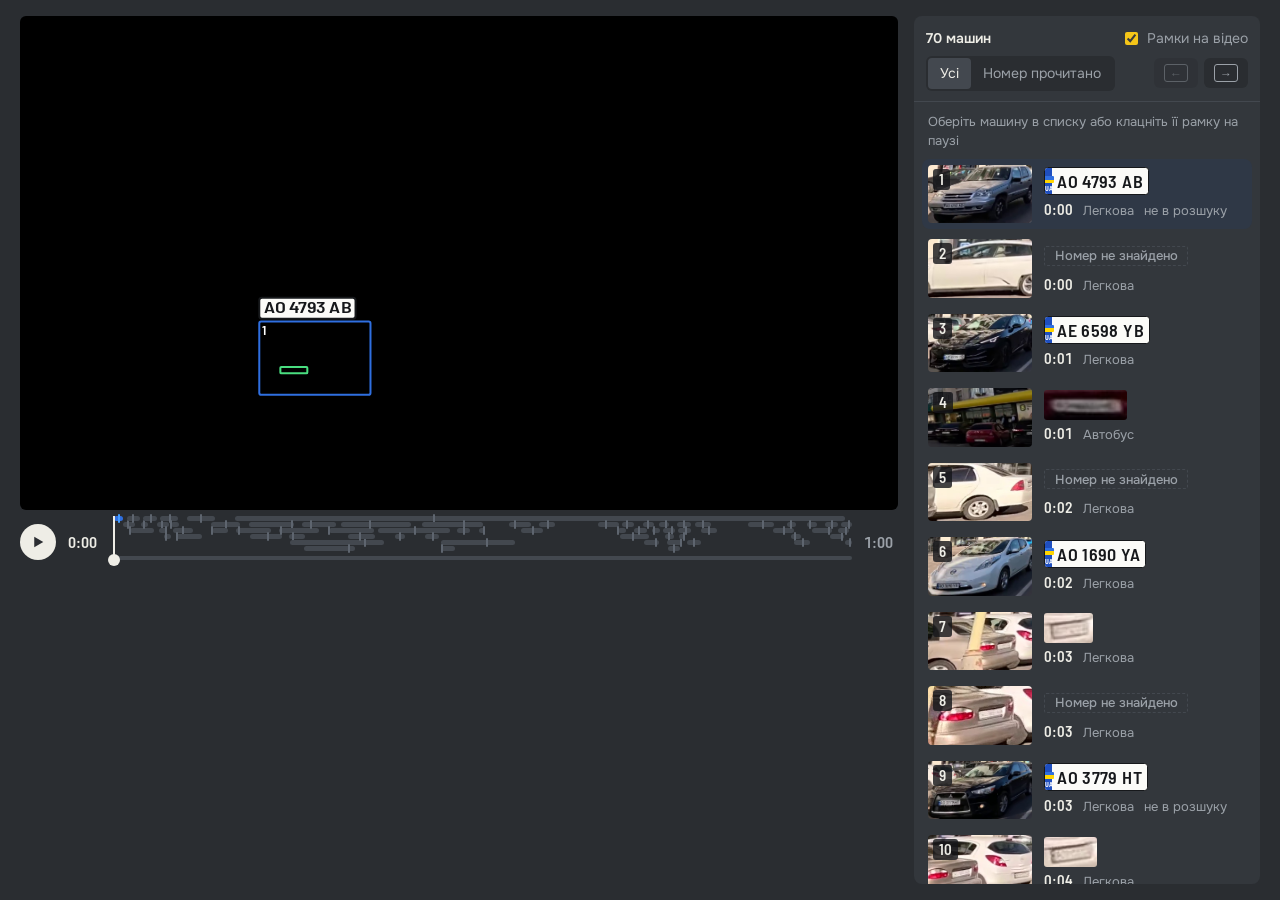
<file: demo/index.html>
<!doctype html>
<html lang="uk">
<head>
<meta charset="utf-8">
<meta name="viewport" content="width=device-width, initial-scale=1">
<title>Машини на відео</title>
<link rel="preconnect" href="https://fonts.googleapis.com">
<link rel="preconnect" href="https://fonts.gstatic.com" crossorigin>
<link href="https://fonts.googleapis.com/css2?family=Barlow+Semi+Condensed:wght@500;600;700&family=Onest:wght@400;500;600&display=swap" rel="stylesheet">
<link rel="stylesheet" href="../player/style.css">
</head>
<body>
<main class="layout">
  <section class="player" aria-label="Відео">
    <div class="stage" id="stage">
      <video id="video" src="clip.mp4" preload="auto" playsinline muted></video>
      <!-- рамки всіх близьких машин і знайдених номерів на поточному кадрі -->
      <svg class="live" id="live" viewBox="0 0 1920 1080" preserveAspectRatio="none" aria-hidden="true"></svg>
      <svg class="overlay" id="overlay" viewBox="0 0 1920 1080" preserveAspectRatio="none" aria-hidden="true">
        <defs>
          <mask id="hole">
            <rect width="1920" height="1080" fill="white"/>
            <rect id="maskHole" fill="black" rx="6"/>
          </mask>
        </defs>
        <rect class="dim" width="1920" height="1080" mask="url(#hole)"/>
        <rect class="box box--car" id="carBox" rx="6"/>
        <rect class="box box--plate" id="plateBox" rx="3"/>
      </svg>
      <div class="tag" id="tag" aria-hidden="true"></div>
      <button class="stage-hit" id="stageHit" aria-label="Відтворити або поставити на паузу"></button>
    </div>

    <div class="controls">
      <button class="icon-btn" id="play" aria-label="Відтворити">
        <svg viewBox="0 0 24 24" class="i-play"><path d="M7 5v14l12-7z"/></svg>
        <svg viewBox="0 0 24 24" class="i-pause"><path d="M7 5h4v14H7zM13 5h4v14h-4z"/></svg>
      </button>
      <span class="tc" id="tc">0:00</span>
      <div class="timeline" id="timeline" role="slider" tabindex="0" aria-label="Позиція у відео" aria-valuemin="0">
        <div class="lanes" id="lanes"></div>
        <div class="track"><div class="fill" id="fill"></div></div>
        <div class="head" id="head"></div>
      </div>
      <span class="tc tc--dim" id="dur">0:00</span>
    </div>
  </section>

  <aside class="side" id="side" aria-label="Знайдені машини">
    <div class="side-bar">
      <p class="count" id="count"></p>
      <label class="toggle"><input type="checkbox" id="showLive" checked> Рамки на відео</label>
      <div class="seg" role="group" aria-label="Фільтр">
        <button type="button" data-filter="all" aria-pressed="true">Усі</button>
        <button type="button" data-filter="plate" aria-pressed="false">Номер прочитано</button>
        <button type="button" data-filter="wanted" aria-pressed="false" hidden>У розшуку</button>
      </div>
      <div class="nav">
        <button type="button" class="nav-btn" id="prev" aria-label="Попередня машина" title="Попередня машина"><kbd>←</kbd></button>
        <button type="button" class="nav-btn" id="next" aria-label="Наступна машина" title="Наступна машина"><kbd>→</kbd></button>
      </div>
    </div>
    <p class="hint" id="hint">Оберіть машину в списку або клацніть її рамку на паузі</p>
    <ol class="list" id="strip"></ol>
    <!-- подробиці про вибрану машину; скрипт переносить цей блок під її рядок у списку -->
    <div class="inspector" id="inspector" aria-live="polite" hidden></div>
  </aside>
</main>

<script src="data.js"></script>
<!-- результат tools/wanted_check.py; без нього плеєр працює, просто без позначок розшуку -->
<script src="wanted.js"></script>
<script src="../player/app.js"></script>
</body>
</html>
</file>
<file: player/style.css>
:root {
  --asphalt: #2a2d31;      /* тло */
  --asphalt-2: #33373c;    /* панелі */
  --asphalt-3: #43484f;    /* межі, ховер */
  --kerb: #9ba1a8;         /* другорядний текст */
  --marking: #eeede6;      /* основний текст, як дорожня розмітка */
  --sign: #f5c518;         /* обрана машина, рамки */
  --cone: #f08a4b;         /* низька впевненість */
  --plate-blue: #2f6fe0;   /* «у кадрі» */
  --alarm: #ff5a52;        /* номер у базі розшуку */
  --ui: "Onest", system-ui, sans-serif;
  --din: "Barlow Semi Condensed", "Arial Narrow", sans-serif;
  --side-w: clamp(300px, 27vw, 380px);
  --controls-h: 64px;
}

* { box-sizing: border-box; }
html, body { margin: 0; height: 100%; }
body {
  background: var(--asphalt);
  color: var(--marking);
  font: 400 14px/1.45 var(--ui);
  display: flex;
  flex-direction: column;
  min-height: 100vh;
}
button, input { font: inherit; color: inherit; }
button { cursor: pointer; }
:focus-visible { outline: 2px solid var(--sign); outline-offset: 2px; }

/* ── плеєр зліва, список машин справа ───── */
.layout {
  flex: 1;
  display: grid;
  grid-template-columns: minmax(0, 1fr) var(--side-w);
  gap: 16px;
  padding: 16px 20px;
  height: 100vh;
  min-height: 0;
}
.player { display: flex; flex-direction: column; min-width: 0; }
/* відео займає всю ліву колонку, але не вище, ніж дозволяє вікно (місце під керування лишаємо) */
.stage {
  --ar: 16 / 9; /* app.js ставить пропорції самого відео */
  position: relative;
  width: min(100%, calc((100vh - var(--controls-h) - 40px) * var(--ar)));
  aspect-ratio: var(--ar);
  margin: 0 auto;
  background: #000;
  border-radius: 6px;
  overflow: hidden;
}
.stage video { position: absolute; inset: 0; width: 100%; height: 100%; display: block; }
.stage-hit { position: absolute; inset: 0; background: none; border: 0; padding: 0; }
.stage-hit:focus-visible { outline-offset: -3px; }

.overlay { position: absolute; inset: 0; width: 100%; height: 100%; pointer-events: none; opacity: 0; transition: opacity .15s; }
.overlay.on { opacity: 1; }
.dim { fill: rgba(20, 22, 25, .5); }
.box { fill: none; stroke: var(--sign); vector-effect: non-scaling-stroke; }
.box--car { stroke-width: 2.5; }
.box--plate { stroke-width: 1.5; }

.tag {
  position: absolute;
  pointer-events: none;
  opacity: 0;
  transform: translateY(calc(-100% - 6px));
  transition: opacity .15s;
}
.tag.on { opacity: 1; }
.tag.inside { transform: translateY(6px); }

/* ── керування ─────────────────────────── */
.controls {
  height: var(--controls-h);
  display: flex;
  align-items: center;
  gap: 12px;
  width: min(100%, calc((100vh - var(--controls-h) - 40px) * 16 / 9));
  margin: 0 auto;
}
.icon-btn {
  width: 36px; height: 36px; flex: none;
  display: grid; place-items: center;
  border: 0; border-radius: 50%;
  background: var(--marking); color: var(--asphalt);
}
.icon-btn svg { width: 18px; height: 18px; fill: currentColor; }
.icon-btn .i-pause, .playing .icon-btn .i-play { display: none; }
.playing .icon-btn .i-pause { display: block; }
.tc { font: 600 16px/1 var(--din); font-variant-numeric: tabular-nums; min-width: 34px; }
.tc--dim { color: var(--kerb); }

.timeline {
  position: relative;
  flex: 1;
  min-height: 44px;
  cursor: pointer;
  touch-action: none;
  display: flex;
  flex-direction: column;
  justify-content: flex-end;
  padding-bottom: 8px;
}
.timeline:focus-visible { outline-offset: 0; border-radius: 4px; }
.lanes { position: relative; margin-bottom: 4px; }
.lane-seg {
  position: absolute;
  height: 5px;
  border-radius: 3px;
  background: var(--asphalt-3);
  border: 0; padding: 0;
}
.lane-seg:hover { background: var(--kerb); }
.lane-seg.in { background: var(--plate-blue); }
.lane-seg.sel { background: var(--sign); }
.lane-seg i { position: absolute; top: -2px; width: 2px; height: 9px; margin-left: -1px; background: inherit; filter: brightness(1.4); border-radius: 1px; }
.track { height: 4px; border-radius: 2px; background: var(--asphalt-3); overflow: hidden; }
.fill { height: 100%; width: 0; background: var(--marking); }
.head {
  position: absolute; bottom: 4px; width: 2px; margin-left: -1px; top: 0;
  background: var(--marking); pointer-events: none; left: 0;
}
.head::after {
  content: ""; position: absolute; bottom: -2px; left: -5px;
  width: 12px; height: 12px; border-radius: 50%; background: var(--marking);
}

/* ── номерний знак ─────────────────────── */
.plate {
  display: inline-flex;
  align-items: stretch;
  height: 1.55em;
  background: #fbfbf8;
  color: #16181b;
  border: 1.5px solid #16181b;
  border-radius: .18em;
  overflow: hidden;
  font: 600 20px/1 var(--din);
  white-space: nowrap;
  vertical-align: middle;
}
.plate-band {
  width: .95em;
  flex: none;
  background: #1f4fbf;
  color: #fff;
  font-size: .38em;
  font-weight: 700;
  display: flex; flex-direction: column; align-items: center; justify-content: flex-end;
  padding-bottom: .3em;
  gap: .4em;
}
.plate-band i { width: 1.5em; height: 1em; background: linear-gradient(#2f6fe0 50%, #ffd500 50%); border-radius: 1px; }
.plate-band--eu { background: #003399; justify-content: center; padding: 0; width: 1.2em; }
.plate-num { padding: 0 .3em; display: flex; align-items: center; letter-spacing: .02em; }
.plate--yellow { background: #f2c200; }
.plate--low { border-style: dashed; border-color: var(--cone); box-shadow: 0 0 0 1px var(--cone); }
.plate--none {
  background: transparent; color: var(--kerb);
  border: 1.5px dashed var(--asphalt-3);
  font: 500 13px/1 var(--ui);
  padding: 0 .7em;
  align-items: center;
}
.conf-low { color: var(--cone) !important; }
/* «номер не прочитано» має свій розмір незалежно від контексту */
.card .plate.plate--none, .ins-plate .plate.plate--none, .tag .plate.plate--none { font: 500 13px/1 var(--ui); }
.ins-plate .plate.plate--none { font-size: 15px; height: 40px; }
.tag .plate.plate--none { background: rgba(20, 22, 25, .85); color: var(--marking); border-color: transparent; height: 26px; }
.conf-badge { font: 600 13px/1 var(--din); color: var(--cone); margin-left: 8px; font-variant-numeric: tabular-nums; }
.tag .plate { font-size: 17px; box-shadow: 0 2px 10px rgba(0, 0, 0, .45); }
.card-plate { display: flex; align-items: center; min-height: 30px; }

/* ── подробиці про вибрану машину (розгортаються під її рядком у списку) ── */
.inspector {
  padding: 4px 8px 14px 8px;
  display: flex;
  flex-direction: column;
  gap: 12px;
}
.inspector[hidden] { display: none; }
.ins-plate .plate { font-size: 34px; }
.ins-conf { margin: -6px 0 0; display: flex; justify-content: space-between; color: var(--kerb); font-size: 13px; }
.ins-conf b { color: var(--marking); font-weight: 600; }
.ins-crop { margin: 0; }
.ins-crop img, .ins-car img {
  display: block; width: 100%; border-radius: 4px; background: #000;
  image-rendering: auto;
}
.ins-car { margin: 0; }
.swatch { display: inline-block; width: 11px; height: 11px; border-radius: 50%; background: var(--c); box-shadow: inset 0 0 0 1px rgba(255,255,255,.35); margin-right: 6px; vertical-align: -1px; }
.btn {
  border: 1.5px solid var(--asphalt-3);
  background: none;
  border-radius: 6px;
  padding: 8px 12px;
  text-align: left;
}
.btn:hover { border-color: var(--kerb); }

/* ── список машин у правій панелі ──────── */
.side {
  display: flex;
  flex-direction: column;
  min-height: 0;
  background: var(--asphalt-2);
  border-radius: 8px;
  overflow: hidden;
}
.side-bar {
  display: flex;
  flex-wrap: wrap;
  align-items: center;
  gap: 8px 12px;
  padding: 12px 12px 10px;
  border-bottom: 1px solid var(--asphalt-3);
}
.count { margin: 0; font-weight: 600; flex: 1; }
.seg { display: flex; background: var(--asphalt); border-radius: 6px; padding: 2px; }
.seg button { border: 0; background: none; padding: 5px 12px; border-radius: 4px; color: var(--kerb); }
.seg button[aria-pressed="true"] { background: var(--asphalt-3); color: var(--marking); }
.nav { margin-left: auto; display: flex; gap: 6px; }
.nav-btn { border: 0; background: var(--asphalt); border-radius: 6px; padding: 6px 10px; display: flex; align-items: center; }
.nav-btn:hover { background: var(--asphalt-3); }
.nav-btn:disabled { opacity: .4; cursor: default; }
kbd {
  font: 600 12px/1 var(--din);
  border: 1px solid var(--kerb);
  border-radius: 3px;
  padding: 2px 5px;
  color: var(--kerb);
}
.hint { margin: 0; padding: 10px 14px 0; color: var(--kerb); font-size: 13px; line-height: 1.5; }
.hint[hidden] { display: none; }

.list {
  list-style: none; margin: 0; padding: 8px;
  display: flex; flex-direction: column; gap: 4px;
  overflow-y: auto;
  flex: 1;
  min-height: 0;
  scrollbar-color: var(--asphalt-3) transparent;
}
.list > li { border-radius: 8px; }
.list > li:has(.inspector) { background: var(--asphalt); box-shadow: 0 0 0 2px var(--sign); }
.card {
  position: relative;
  width: 100%;
  display: grid;
  grid-template-columns: 104px minmax(0, 1fr);
  align-items: center;
  gap: 12px;
  padding: 6px;
  border: 0; border-radius: 8px;
  background: none;
  text-align: left;
  overflow: hidden;
}
.card:hover { background: var(--asphalt-3); }
.card .thumb { display: block; width: 100%; aspect-ratio: 16 / 9; border-radius: 4px; overflow: hidden; background: #000; }
.card .thumb img { width: 100%; height: 100%; object-fit: cover; display: block; }
.card-body { display: flex; flex-direction: column; gap: 6px; min-width: 0; }
.card .plate { font-size: 18px; }
.card .meta { display: flex; gap: 10px; align-items: baseline; color: var(--kerb); font-size: 13px; white-space: nowrap; }
.card .meta .num { font: 600 15px/1 var(--din); color: var(--marking); font-variant-numeric: tabular-nums; }
.pass { position: absolute; left: 0; right: 0; bottom: 0; height: 3px; }
.pass i { display: block; height: 100%; width: 0; background: var(--plate-blue); }
.card.in { background: #2f3846; }
.card[aria-current="true"] { background: none; }

/* ── адаптив: вузьке вікно — список під відео ── */
@media (max-width: 1000px) {
  .layout { grid-template-columns: minmax(0, 1fr); height: auto; }
  .stage, .controls { width: 100%; }
  .side { max-height: 75vh; }
}
@media (prefers-reduced-motion: reduce) {
  .overlay, .tag { transition: none; }
}

/* ── автоматична розмітка (player/) ────── */
.live { position: absolute; inset: 0; width: 100%; height: 100%; pointer-events: none; }
.live.off { display: none; }
.lb { fill: none; vector-effect: non-scaling-stroke; }
.lb--car { stroke: var(--plate-blue); stroke-width: 2; }
.lb--car.sel { stroke: var(--sign); stroke-width: 3; }
.lb--plate { stroke: #4ade80; stroke-width: 2; }
.lb-id { font: 600 30px var(--din); fill: #fff; paint-order: stroke; stroke: rgba(0, 0, 0, .75); stroke-width: 6px; }
.lb-id.sel { fill: var(--sign); }

.plate-img { display: block; height: 30px; max-width: 100%; border-radius: 3px; background: #000; }
.tag { display: flex; align-items: center; gap: 6px; }
.tag .plate-img { height: 34px; box-shadow: 0 2px 10px rgba(0, 0, 0, .45); }
.tag-n { font: 600 17px/1 var(--din); background: var(--sign); color: #16181b; padding: 6px 7px; border-radius: 4px; }
.thumb { position: relative; }
.thumb-n { position: absolute; left: 5px; top: 4px; font: 600 15px/1 var(--din); background: rgba(20, 22, 25, .8); padding: 3px 6px; border-radius: 3px; }
.ins-title { margin: 0; font: 600 22px/1.1 var(--din); }
.ins-crop img { image-rendering: auto; }
.toggle { display: flex; align-items: center; gap: 6px; color: var(--kerb); cursor: pointer; }
.toggle input { accent-color: var(--sign); }

/* табличка з прочитаним номером над рамкою машини на відео */
.lp rect { fill: #fbfbf8; stroke: #16181b; stroke-width: 2; vector-effect: non-scaling-stroke; }
.lp text { font: 600 34px var(--din); fill: #16181b; }
.lp--low rect { stroke: var(--cone); stroke-width: 3; stroke-dasharray: 7 4; }
.lp.sel rect { stroke: var(--sign); stroke-width: 3; stroke-dasharray: none; }

/* перевірка в базі розшуку (wanted.js) */
.wd--wanted { color: #fff; background: var(--alarm); border-radius: 3px; padding: 1px 6px; font-weight: 600; }
.wd--was_wanted { color: var(--cone); font-weight: 600; }
.ins-wanted {
  display: flex; flex-direction: column; gap: 2px;
  margin-top: -4px; padding: 8px 10px;
  border-left: 3px solid var(--alarm); border-radius: 4px;
  background: rgba(255, 90, 82, .12); font-size: 13px;
}
.ins-wanted b { color: var(--alarm); font-size: 14px; }
.ins-wanted small { color: var(--kerb); margin-top: 4px; font-size: 12px; }
.ins-wanted-organ { color: var(--kerb); }
.ins-wanted--was_wanted { border-color: var(--cone); background: rgba(240, 138, 75, .12); }
.ins-wanted--was_wanted b { color: var(--cone); }
.lb--car.wanted { stroke: var(--alarm); stroke-width: 3; }
.lp.wanted rect { fill: var(--alarm); stroke: #fff; stroke-dasharray: none; }
.lp.wanted text { fill: #fff; }
.lb--car.wanted.sel, .lp.wanted.sel rect { stroke: var(--sign); }
/* вузька панель: кнопки фільтра й позначка розшуку переносяться цілими, а не ламають текст і не обрізаються */
.seg { flex-wrap: wrap; }
.seg button { white-space: nowrap; }
.card .meta { flex-wrap: wrap; row-gap: 2px; }
</file>
